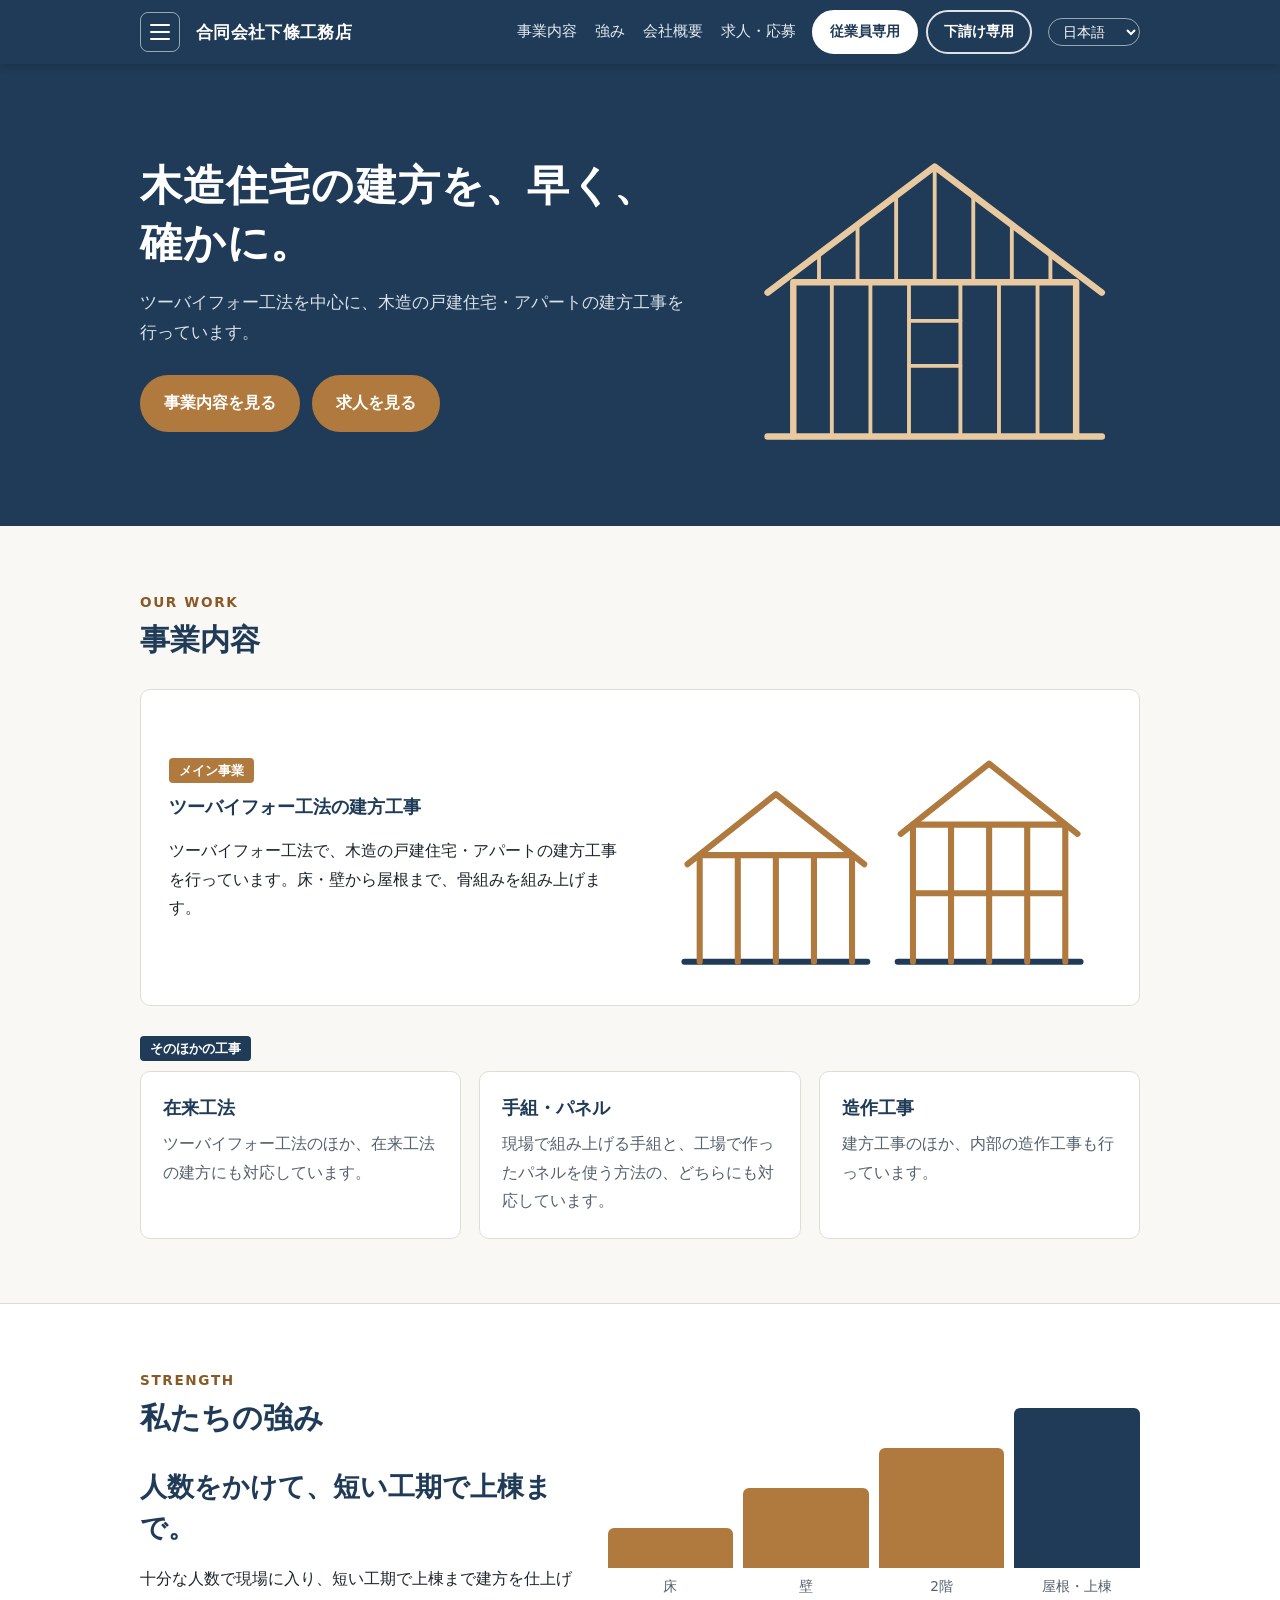
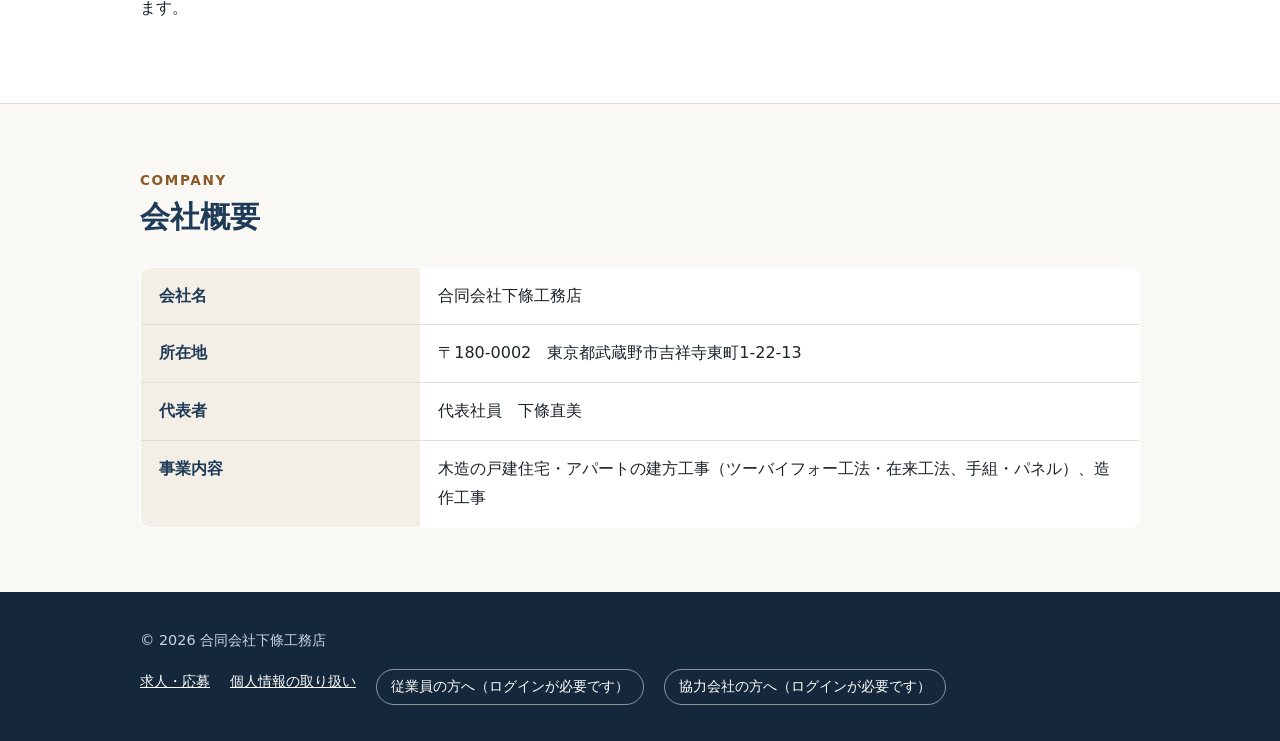
<file: index.html>
<!doctype html>
<html lang="ja">
<head>
<meta charset="utf-8">
<meta name="viewport" content="width=device-width, initial-scale=1">
<title>合同会社下條工務店｜木造住宅の建方工事（ツーバイフォー工法）</title>
<meta name="description" content="合同会社下條工務店は、ツーバイフォー工法を中心に、木造の戸建住宅・アパートの建方工事を行っています。在来工法、手組・パネル、造作工事にも対応。人数をかけて短い工期で上棟まで行います。">
<link rel="canonical" href="https://www.shimojoukoumuten-01.com/">
<meta property="og:type" content="website">
<meta property="og:site_name" content="合同会社下條工務店">
<meta property="og:title" content="合同会社下條工務店｜木造住宅の建方工事（ツーバイフォー工法）">
<meta property="og:description" content="ツーバイフォー工法を中心に、木造の戸建住宅・アパートの建方工事を行っています。">
<meta property="og:url" content="https://www.shimojoukoumuten-01.com/">
<meta property="og:locale" content="ja_JP">
<script type="application/ld+json">
{
  "@context": "https://schema.org",
  "@type": "GeneralContractor",
  "name": "合同会社下條工務店",
  "url": "https://www.shimojoukoumuten-01.com/",
  "description": "ツーバイフォー工法を中心に、木造の戸建住宅・アパートの建方工事を行う工務店",
  "address": {
    "@type": "PostalAddress",
    "postalCode": "180-0002",
    "addressRegion": "東京都",
    "addressLocality": "武蔵野市",
    "streetAddress": "吉祥寺東町1-22-13",
    "addressCountry": "JP"
  }
}
</script>
<link rel="stylesheet" href="assets/style.css">
<script src="assets/config.js"></script>
<script src="assets/i18n.js"></script>
</head>
<body>
<header class="site-header">
  <div class="wrap">
    <button class="burger" type="button" aria-expanded="false" aria-controls="drawer" aria-label="メニュー"><span></span><span></span><span></span></button>
    <a class="brand" href="index.html">合同会社<wbr>下條工務店</a>
    <nav class="nav">
      <a href="#business" data-i18n="nav.business">事業内容</a>
      <a href="#strength" data-i18n="nav.strength">強み</a>
      <a href="#company" data-i18n="nav.company">会社概要</a>
      <a href="recruit.html" data-i18n="nav.recruit">求人・応募</a>
    </nav>
    <div class="cta">
      <a class="hbtn staff" data-staff-link href="#" data-i18n="nav.staff">従業員専用</a>
      <a class="hbtn partner" data-partner-link href="#" data-i18n="nav.partner">下請け専用</a>
    </div>
    <select class="lang-select" aria-label="言語 / Language"></select>
  </div>
</header>

<main>
  <div class="hero">
    <div class="wrap">
      <div>
        <h1 data-i18n="hero.title">木造住宅の建方を、早く、確かに。</h1>
        <p data-i18n="hero.lead">ツーバイフォー工法を中心に、木造の戸建住宅・アパートの建方工事を行っています。</p>
        <div class="btns">
          <a class="btn" href="#business" data-i18n="hero.cta1">事業内容を見る</a>
          <a class="btn" href="recruit.html" data-i18n="hero.cta2">求人を見る</a>
        </div>
      </div>
      <!-- ツーバイフォーの骨組みの絵 -->
      <svg class="frame" viewBox="0 0 320 260" fill="none" stroke="currentColor" stroke-width="5" stroke-linecap="round" stroke-linejoin="round" aria-hidden="true">
        <path d="M30 240 H290" />
        <path d="M50 240 V120 H270 V240" />
        <path d="M80 240 V120 M110 240 V120 M140 240 V120 M180 240 V120 M210 240 V120 M240 240 V120" stroke-width="3" />
        <path d="M140 185 H180 M140 150 H180" stroke-width="3" />
        <path d="M30 128 L160 30 L290 128" />
        <path d="M70 98 V120 M100 75 V120 M130 52 V120 M190 52 V120 M220 75 V120 M250 98 V120" stroke-width="3" />
        <path d="M160 30 V120" stroke-width="3" />
      </svg>
    </div>
  </div>

  <section id="business">
    <div class="wrap">
      <p class="eyebrow">OUR WORK</p>
      <h2 data-i18n="biz.title">事業内容</h2>
      <div class="main-biz">
        <div>
          <span class="tag" data-i18n="biz.main.tag">メイン事業</span>
          <h3 data-i18n="biz.main.title">ツーバイフォー工法の建方工事</h3>
          <p data-i18n="biz.main.text">ツーバイフォー工法で、木造の戸建住宅・アパートの建方工事を行っています。床・壁から屋根まで、骨組みを組み上げます。</p>
        </div>
        <svg viewBox="0 0 300 170" fill="none" stroke="#b07a3e" stroke-width="4" stroke-linecap="round" stroke-linejoin="round" aria-hidden="true">
          <path d="M20 160 H140 M160 160 H280" stroke="#1f3b57" />
          <path d="M30 160 V90 H130 V160 M55 160 V90 M80 160 V90 M105 160 V90" />
          <path d="M22 96 L80 50 L138 96" />
          <path d="M170 160 V70 H270 V160 M170 115 H270 M195 160 V70 M220 160 V70 M245 160 V70" />
          <path d="M162 76 L220 30 L278 76" />
        </svg>
      </div>
      <span class="tag sub" data-i18n="biz.sub.tag">そのほかの工事</span>
      <div class="cards">
        <div class="card">
          <h3 data-i18n="biz.sub1.title">在来工法</h3>
          <p data-i18n="biz.sub1.text">ツーバイフォー工法のほか、在来工法の建方にも対応しています。</p>
        </div>
        <div class="card">
          <h3 data-i18n="biz.sub2.title">手組・パネル</h3>
          <p data-i18n="biz.sub2.text">現場で組み上げる手組と、工場で作ったパネルを使う方法の、どちらにも対応しています。</p>
        </div>
        <div class="card">
          <h3 data-i18n="biz.sub3.title">造作工事</h3>
          <p data-i18n="biz.sub3.text">建方工事のほか、内部の造作工事も行っています。</p>
        </div>
      </div>
    </div>
  </section>

  <section id="strength" class="alt">
    <div class="wrap strength">
      <div>
        <p class="eyebrow">STRENGTH</p>
        <h2 data-i18n="str.title">私たちの強み</h2>
        <p class="big" data-i18n="str.big">人数をかけて、短い工期で上棟まで。</p>
        <p data-i18n="str.text">十分な人数で現場に入り、短い工期で上棟まで建方を仕上げます。</p>
      </div>
      <div class="steps" aria-hidden="true">
        <div><div class="bar" style="height:40px"></div><span data-i18n="str.s1">床</span></div>
        <div><div class="bar" style="height:80px"></div><span data-i18n="str.s2">壁</span></div>
        <div><div class="bar" style="height:120px"></div><span data-i18n="str.s3">2階</span></div>
        <div><div class="bar" style="height:160px; background:#1f3b57"></div><span data-i18n="str.s4">屋根・上棟</span></div>
      </div>
    </div>
  </section>

  <section id="company">
    <div class="wrap">
      <p class="eyebrow">COMPANY</p>
      <h2 data-i18n="co.title">会社概要</h2>
      <table class="info">
        <tr><th data-i18n="co.name">会社名</th><td>合同会社下條工務店</td></tr>
        <tr><th data-i18n="co.addr">所在地</th><td>〒180-0002　東京都武蔵野市吉祥寺東町1-22-13</td></tr>
        <tr><th data-i18n="co.rep">代表者</th><td><span data-i18n="co.repv">代表社員</span>　下條直美</td></tr>
        <tr><th data-i18n="co.biz">事業内容</th><td data-i18n="co.bizv">木造の戸建住宅・アパートの建方工事（ツーバイフォー工法・在来工法、手組・パネル）、造作工事</td></tr>
      </table>
    </div>
  </section>

</main>

<footer class="site-footer">
  <div class="wrap">
    <div>© <span data-year></span> 合同会社下條工務店</div>
    <nav>
      <a href="recruit.html" data-i18n="nav.recruit">求人・応募</a>
      <a href="privacy.html" data-i18n="footer.privacy">個人情報の取り扱い</a>
      <a class="staff-link" data-staff-link href="#" data-i18n="footer.staff">従業員の方へ（ログインが必要です）</a>
      <a class="staff-link" data-partner-link href="#" data-i18n="footer.partner">協力会社の方へ（ログインが必要です）</a>
    </nav>
  </div>
</footer>
</body>
</html>
</file>
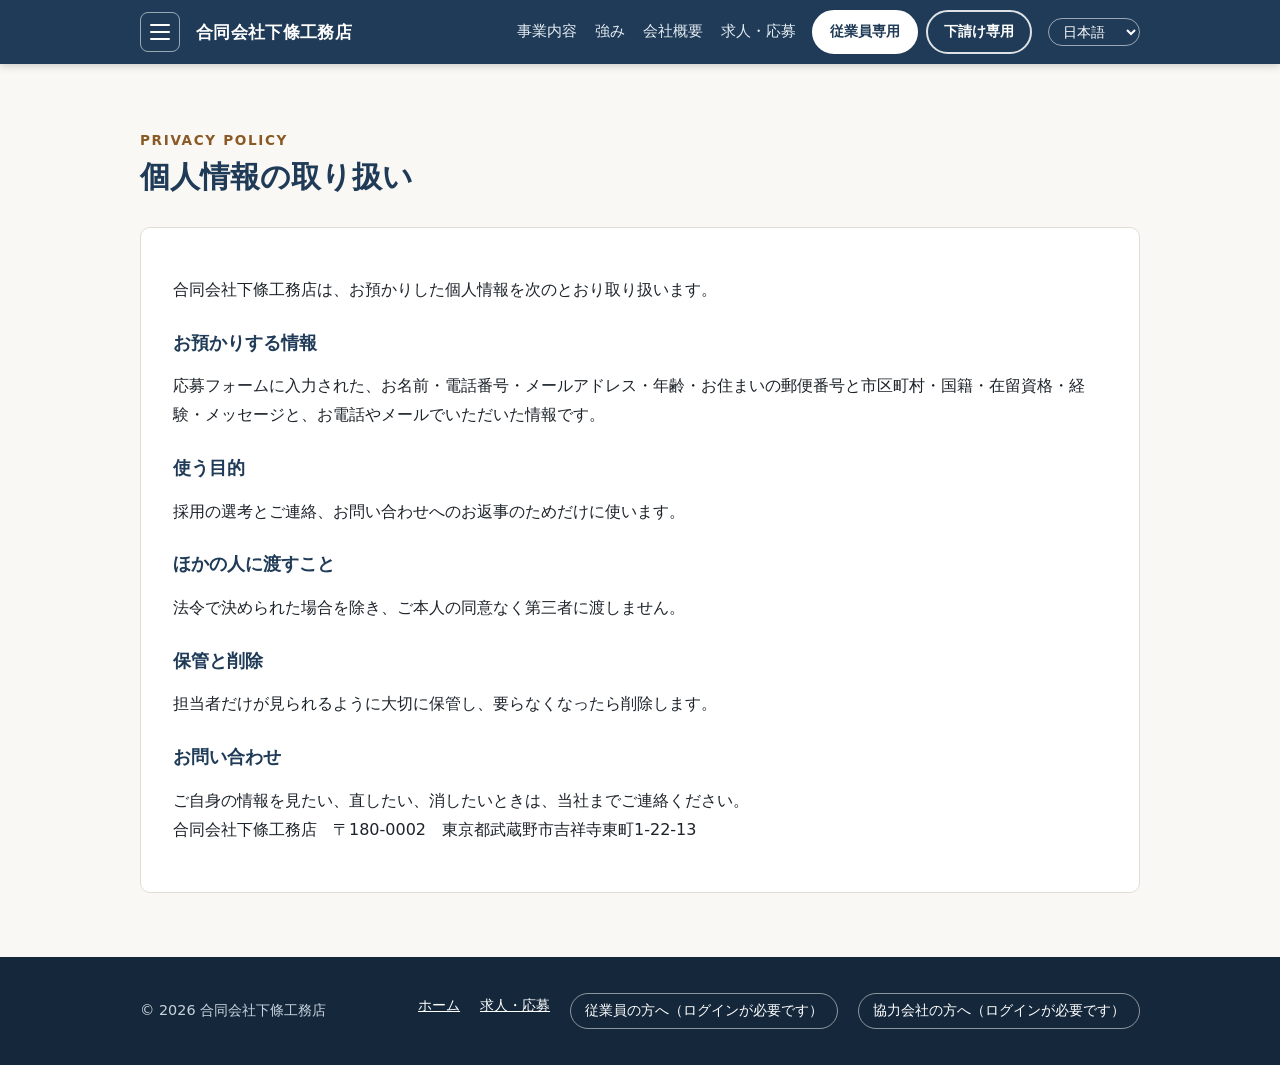
<file: privacy.html>
<!doctype html>
<html lang="ja">
<head>
<meta charset="utf-8">
<meta name="viewport" content="width=device-width, initial-scale=1">
<title>個人情報の取り扱い｜合同会社下條工務店</title>
<meta name="description" content="合同会社下條工務店の個人情報の取り扱い（応募フォームでお預かりする情報の使い方）です。">
<link rel="canonical" href="https://www.shimojoukoumuten-01.com/privacy.html">
<link rel="stylesheet" href="assets/style.css">
<script src="assets/config.js"></script>
<script src="assets/i18n.js"></script>
</head>
<body>
<header class="site-header">
  <div class="wrap">
    <button class="burger" type="button" aria-expanded="false" aria-controls="drawer" aria-label="メニュー"><span></span><span></span><span></span></button>
    <a class="brand" href="index.html">合同会社<wbr>下條工務店</a>
    <nav class="nav">
      <a href="index.html#business" data-i18n="nav.business">事業内容</a>
      <a href="index.html#strength" data-i18n="nav.strength">強み</a>
      <a href="index.html#company" data-i18n="nav.company">会社概要</a>
      <a href="recruit.html" data-i18n="nav.recruit">求人・応募</a>
    </nav>
    <div class="cta">
      <a class="hbtn staff" data-staff-link href="#" data-i18n="nav.staff">従業員専用</a>
      <a class="hbtn partner" data-partner-link href="#" data-i18n="nav.partner">下請け専用</a>
    </div>
    <select class="lang-select" aria-label="言語 / Language"></select>
  </div>
</header>

<main>
  <section>
    <div class="wrap">
      <p class="eyebrow">PRIVACY POLICY</p>
      <h2 data-i18n="pv.title">個人情報の取り扱い</h2>
      <div class="doc">
        <p data-i18n="pv.lead">合同会社下條工務店は、お預かりした個人情報を次のとおり取り扱います。</p>
        <h3 data-i18n="pv.h1">お預かりする情報</h3>
        <p data-i18n="pv.t1">応募フォームに入力された、お名前・電話番号・メールアドレス・年齢・お住まいの郵便番号と市区町村・国籍・在留資格・経験・メッセージと、お電話やメールでいただいた情報です。</p>
        <h3 data-i18n="pv.h2">使う目的</h3>
        <p data-i18n="pv.t2">採用の選考とご連絡、お問い合わせへのお返事のためだけに使います。</p>
        <h3 data-i18n="pv.h3">ほかの人に渡すこと</h3>
        <p data-i18n="pv.t3">法令で決められた場合を除き、ご本人の同意なく第三者に渡しません。</p>
        <h3 data-i18n="pv.h4">保管と削除</h3>
        <p data-i18n="pv.t4">担当者だけが見られるように大切に保管し、要らなくなったら削除します。</p>
        <h3 data-i18n="pv.h5">お問い合わせ</h3>
        <p><span data-i18n="pv.t5">ご自身の情報を見たい、直したい、消したいときは、当社までご連絡ください。</span><br>
          合同会社下條工務店　〒180-0002　東京都武蔵野市吉祥寺東町1-22-13</p>
      </div>
    </div>
  </section>
</main>

<footer class="site-footer">
  <div class="wrap">
    <div>© <span data-year></span> 合同会社下條工務店</div>
    <nav>
      <a href="index.html" data-i18n="nav.home">ホーム</a>
      <a href="recruit.html" data-i18n="nav.recruit">求人・応募</a>
      <a class="staff-link" data-staff-link href="#" data-i18n="footer.staff">従業員の方へ（ログインが必要です）</a>
      <a class="staff-link" data-partner-link href="#" data-i18n="footer.partner">協力会社の方へ（ログインが必要です）</a>
    </nav>
  </div>
</footer>
</body>
</html>
</file>
<file: assets/style.css>
/* 合同会社下條工務店 ホームページの見た目（全ページ共通） */
:root {
  --ink: #1d232a;
  --sub: #55606c;
  --line: #e2ddd4;
  --bg: #faf8f4;
  --card: #ffffff;
  --wood: #b07a3e;      /* 木の色（アクセント） */
  --wood-dark: #8a5a26;
  --navy: #1f3b57;      /* 見出し・帯 */
  --navy-ink: #ffffff;
  --ok: #1e7b4f;
  --err: #a52a2a;
  --radius: 10px;
}
* { box-sizing: border-box; }
html { scroll-behavior: smooth; }
body {
  margin: 0; background: var(--bg); color: var(--ink);
  font-family: "Noto Sans JP", "Hiragino Sans", "Yu Gothic", "Noto Sans Myanmar", "Myanmar Text", system-ui, sans-serif;
  line-height: 1.8; font-size: 16px;
}
html[lang="my"] body { line-height: 2; }
img, svg { max-width: 100%; display: block; }
a { color: var(--wood-dark); }
.wrap { max-width: 1040px; margin: 0 auto; padding: 0 20px; }

/* テスト版の帯 */
.test-bar { background: #fff3cd; color: #7a5b00; text-align: center; font-size: .85rem; font-weight: 700; padding: 6px 12px; border-bottom: 1px solid #f0d98a; }

/* 上の帯 */
.site-header { position: sticky; top: 0; z-index: 20; background: var(--navy); color: #fff; box-shadow: 0 2px 8px rgba(0,0,0,.18); }
.site-header .wrap { display: flex; align-items: center; gap: 16px; min-height: 64px; flex-wrap: wrap; }
.brand { font-weight: 700; color: #fff; text-decoration: none; font-size: 1.05rem; letter-spacing: .02em; margin-right: auto; }
.nav { display: flex; gap: 4px 18px; flex-wrap: wrap; font-size: .92rem; }
.nav a { color: #e6edf3; text-decoration: none; padding: 4px 0; border-bottom: 2px solid transparent; }
.nav a:hover { border-bottom-color: rgba(233,201,159,.6); color: #fff; }
.nav a[aria-current] { border-bottom: 3px solid #e9c99f; color: #fff; }
/* 目立つボタン（求人・応募、従業員専用） */
.cta { display: flex; gap: 8px; }
.hbtn { font-weight: 700; font-size: .9rem; text-decoration: none; border-radius: 999px; padding: 7px 16px; white-space: nowrap; border: 2px solid transparent; }
.hbtn.recruit { background: var(--wood); color: #fff; box-shadow: 0 2px 0 var(--wood-dark); }
.hbtn.staff { background: #fff; color: var(--navy); border-color: #fff; }
.hbtn.partner { background: transparent; color: #fff; border-color: rgba(255,255,255,.85); } /* 下請け専用（2026-11-20）。従業員専用と並べて見分けられるよう、白い枠だけ */
/* 帯に入りきらない幅（1100px 以下）と、文の長いミャンマー語では、帯の下請け専用は出さず、三本線の一覧と下の帯から入る */
@media (max-width: 1100px) { .hbtn.partner { display: none; } }
html[lang="my"] .hbtn.partner { display: none; }
.hbtn:hover { filter: brightness(1.1); }
/* 今いる場所の印: ボタンは白い輪と下の小さな三角、帯のリンクは木の色の下線 */
.hbtn[aria-current] { position: relative; box-shadow: 0 0 0 3px rgba(255,255,255,.85); }
.hbtn[aria-current]::after { content: ""; position: absolute; left: 50%; bottom: -11px; transform: translateX(-50%); border: 6px solid transparent; border-top-color: #fff; }
.nav a[aria-current] { font-weight: 700; }
/* 左上の三本線のメニュー */
.burger { width: 40px; height: 40px; flex: none; border: 1px solid rgba(255,255,255,.55); border-radius: 8px; background: none; cursor: pointer;
  display: flex; flex-direction: column; justify-content: center; align-items: center; gap: 5px; padding: 0; }
.burger span { display: block; width: 20px; height: 2px; background: #fff; border-radius: 2px; }
/* 言語のプルダウン */
.lang-select { font: inherit; font-size: .85rem; background: transparent; color: #fff; border: 1px solid rgba(255,255,255,.55); border-radius: 999px; padding: 4px 10px; cursor: pointer; }
.lang-select option { color: var(--ink); }
/* 左から出る一覧 */
.drawer-backdrop { position: fixed; inset: 0; background: rgba(0,0,0,.4); z-index: 60; opacity: 0; pointer-events: none; transition: opacity .2s; }
.drawer-backdrop.open { opacity: 1; pointer-events: auto; }
.drawer { position: fixed; top: 0; left: 0; bottom: 0; width: min(300px, 86vw); background: #fff; z-index: 61; transform: translateX(-100%); visibility: hidden;
  transition: transform .25s ease; box-shadow: 2px 0 12px rgba(0,0,0,.2); overflow-y: auto; }
.drawer.open { transform: none; visibility: visible; }
.drawer .dh { background: var(--navy); color: #fff; display: flex; justify-content: space-between; align-items: center; padding: 14px 16px; font-weight: 700; }
.drawer .dh button { background: none; border: 0; color: #fff; font-size: 1.5rem; line-height: 1; cursor: pointer; }
.drawer h3 { font-size: .78rem; letter-spacing: .08em; color: var(--wood-dark); margin: 16px 16px 4px; }
.drawer a { display: block; padding: 11px 16px; color: var(--ink); text-decoration: none; border-left: 4px solid transparent; }
.drawer a:hover { background: #f6f2ea; }
.drawer a[aria-current] { border-left-color: var(--wood); font-weight: 700; background: #faf6ef; }

/* トップの大きな見出し */
.hero { background: var(--navy); color: var(--navy-ink); overflow: hidden; }
.hero .wrap { display: grid; grid-template-columns: 1.15fr .85fr; gap: 32px; align-items: center; padding-top: 64px; padding-bottom: 64px; }
.hero h1 { font-size: clamp(1.7rem, 4vw, 2.6rem); line-height: 1.35; margin: 0 0 16px; letter-spacing: .02em; }
.hero p { margin: 0 0 28px; color: #d9e2ea; font-size: 1.05rem; }
.hero .frame { color: #e9c99f; }
.btns { display: flex; gap: 12px; flex-wrap: wrap; }
.btn { display: inline-block; text-decoration: none; font-weight: 700; padding: 12px 22px; border-radius: 999px; border: 2px solid var(--wood); background: var(--wood); color: #fff; }
.btn.ghost { background: transparent; color: #fff; border-color: rgba(255,255,255,.7); }
.btn:hover { filter: brightness(1.08); }

/* 各まとまり */
section { padding: 64px 0; scroll-margin-top: var(--header-h, 72px); }
section.alt { background: #fff; border-top: 1px solid var(--line); border-bottom: 1px solid var(--line); }
.eyebrow { color: var(--wood-dark); font-weight: 700; font-size: .85rem; letter-spacing: .12em; margin: 0 0 4px; }
h2 { font-size: clamp(1.4rem, 3vw, 1.9rem); margin: 0 0 28px; color: var(--navy); line-height: 1.4; }
h3 { font-size: 1.15rem; margin: 0 0 8px; color: var(--navy); line-height: 1.5; }
.lead { color: var(--sub); max-width: 720px; margin: -12px 0 28px; }

.main-biz { display: grid; grid-template-columns: 1fr 1fr; gap: 28px; align-items: center; background: var(--card); border: 1px solid var(--line); border-radius: var(--radius); padding: 28px; margin-bottom: 28px; }
.tag { display: inline-block; font-size: .8rem; font-weight: 700; background: var(--wood); color: #fff; border-radius: 4px; padding: 1px 10px; margin-bottom: 10px; }
.tag.sub { background: var(--navy); }
.cards { display: grid; grid-template-columns: repeat(3, 1fr); gap: 18px; }
.card { background: var(--card); border: 1px solid var(--line); border-radius: var(--radius); padding: 22px; }
.card p { margin: 0; color: var(--sub); }

.strength { display: grid; grid-template-columns: .9fr 1.1fr; gap: 32px; align-items: center; }
.strength .big { font-size: clamp(1.3rem, 3vw, 1.7rem); font-weight: 700; color: var(--navy); line-height: 1.5; margin: 0 0 14px; }
.steps { display: flex; align-items: flex-end; gap: 10px; }
.steps div { flex: 1; text-align: center; font-size: .85rem; color: var(--sub); }
.steps .bar { background: var(--wood); border-radius: 6px 6px 0 0; margin-bottom: 6px; }

table.info { width: 100%; border-collapse: collapse; background: var(--card); border: 1px solid var(--line); border-radius: var(--radius); overflow: hidden; }
table.info th, table.info td { text-align: left; vertical-align: top; padding: 14px 18px; border-bottom: 1px solid var(--line); }
table.info tr:last-child th, table.info tr:last-child td { border-bottom: 0; }
table.info th { width: 28%; background: #f4efe6; color: var(--navy); font-weight: 700; white-space: nowrap; }
.tbd { color: var(--err); font-weight: 700; }

.contact-box { background: var(--navy); color: #fff; border-radius: var(--radius); padding: 32px; display: flex; gap: 24px; flex-wrap: wrap; align-items: center; justify-content: space-between; }
.contact-box h2 { color: #fff; margin-bottom: 8px; }
.contact-box p { margin: 0; color: #d9e2ea; }
.contact-box .lines { font-size: 1.1rem; font-weight: 700; }

/* 求人 */
.welcome { margin: 0; padding-left: 1.2em; font-weight: 700; }
.table-scroll { overflow-x: auto; }
table.grades th { width: auto; background: #f4efe6; }
table.grades td.num { text-align: right; white-space: nowrap; font-variant-numeric: tabular-nums; }
table.grades td.net { font-weight: 700; color: var(--wood-dark); }
.bonus-note { font-weight: 700; color: var(--navy); background: #fff; border: 1px solid var(--line); border-left: 5px solid var(--wood); border-radius: 8px; padding: 12px 16px; margin: 0 0 16px; }
#grades { scroll-margin-top: 90px; }
table.grades td.chips { white-space: normal; min-width: 150px; }
.chip { display: inline-block; font-size: .78rem; background: #efe7da; color: var(--wood-dark); border-radius: 4px; padding: 0 6px; margin: 2px 4px 2px 0; white-space: nowrap; }
.chip.lead { background: var(--navy); color: #fff; }
.notes { color: var(--sub); font-size: .9rem; padding-left: 1.2em; }
.flow { display: grid; grid-template-columns: repeat(4, 1fr); gap: 12px; counter-reset: step; padding: 0; margin: 0; list-style: none; }
.flow li { background: var(--card); border: 1px solid var(--line); border-radius: var(--radius); padding: 18px 14px 14px; position: relative; text-align: center; font-weight: 700; color: var(--navy); }
.flow li::before { counter-increment: step; content: counter(step); display: block; width: 30px; height: 30px; line-height: 30px; margin: 0 auto 8px; border-radius: 50%; background: var(--wood); color: #fff; }
form.apply { background: var(--card); border: 1px solid var(--line); border-radius: var(--radius); padding: 28px; display: grid; gap: 18px; }
.field label { display: block; font-weight: 700; margin-bottom: 6px; }
.req { display: inline-block; white-space: nowrap; color: #fff; background: var(--err); font-size: .72rem; border-radius: 3px; padding: 0 6px; margin-left: 6px; vertical-align: 2px; }
.field input, .field select, .field textarea { width: 100%; font: inherit; padding: 10px 12px; border: 1px solid #cfc8bb; border-radius: 8px; background: #fff; }
.field textarea { min-height: 120px; resize: vertical; }
.field .hint { font-size: .85rem; color: var(--sub); margin-top: 4px; }
/* 入力欄のすぐ下の但し書き（※つき・木の色）。うまくいかなかったときは赤 */
.hint.note { font-size: .8rem; color: var(--wood-dark); margin: 6px 0 0; }
.hint.note::before { content: "※ "; }
.hint.note.bad { color: var(--err); }
.two { display: grid; grid-template-columns: 1fr 1fr; gap: 18px; }
.agree { display: flex; gap: 10px; align-items: flex-start; }
.agree input { margin-top: 7px; width: 18px; height: 18px; }
.hp { position: absolute; left: -9999px; width: 1px; height: 1px; overflow: hidden; }
button.submit { font: inherit; font-weight: 700; background: var(--wood); color: #fff; border: 0; border-radius: 999px; padding: 14px 28px; cursor: pointer; justify-self: start; }
button.submit:disabled { opacity: .6; cursor: default; }
.form-msg { margin: 0; font-weight: 700; }
.form-msg.ok { color: var(--ok); }
.form-msg.err { color: var(--err); }

/* 文章のページ */
.doc { background: var(--card); border: 1px solid var(--line); border-radius: var(--radius); padding: 32px; }
.doc h3 { margin-top: 24px; }
.doc ul { padding-left: 1.3em; }

/* 下の帯 */
.site-footer { background: #15283b; color: #c7d3de; padding: 36px 0; font-size: .9rem; }
.site-footer .wrap { display: flex; gap: 16px 32px; flex-wrap: wrap; justify-content: space-between; align-items: center; }
.site-footer a { color: #fff; }
.site-footer nav { display: flex; gap: 8px 20px; flex-wrap: wrap; }
.staff-link { border: 1px solid rgba(255,255,255,.5); border-radius: 999px; padding: 4px 14px; text-decoration: none; }

/* スマホ */
@media (max-width: 760px) {
  /* 帯は1段に収める（三本線・社名・従業員専用・言語。2026-11-10 オーナー: 従業員専用が2段目に落ちないように） */
  .site-header .wrap { gap: 8px; padding-top: 8px; padding-bottom: 8px; flex-wrap: nowrap; min-height: 56px; }
  .burger { width: 36px; height: 36px; }
  .brand { font-size: .85rem; line-height: 1.25; min-width: 0; flex: 1 1 auto; word-break: keep-all; } /* 入りきらないときは社名を「合同会社」と「…工務店」の2行に（HTML の <wbr> の所で折る。切らない） */
  .cta { flex: none; }
  .hbtn { padding: 5px 10px; font-size: .8rem; }
  .lang-select { flex: none; font-size: .78rem; padding: 3px 4px; max-width: 76px; }
  table.grades { min-width: 560px; }
  .nav { display: none; } /* スマホでは帯のリンクは出さず、三本線の一覧から選ぶ */
  .hero .wrap, .main-biz, .strength, .two { grid-template-columns: 1fr; }
  .hero .wrap { padding-top: 40px; padding-bottom: 40px; }
  .hero .frame { max-width: 280px; margin: 0 auto; }
  .cards, .flow { grid-template-columns: 1fr; }
  section { padding: 48px 0; }
  table.info th { width: 36%; white-space: normal; }
  table.info th, table.info td { padding: 12px; }
  form.apply, .doc, .main-biz { padding: 20px; }
}
</file>
